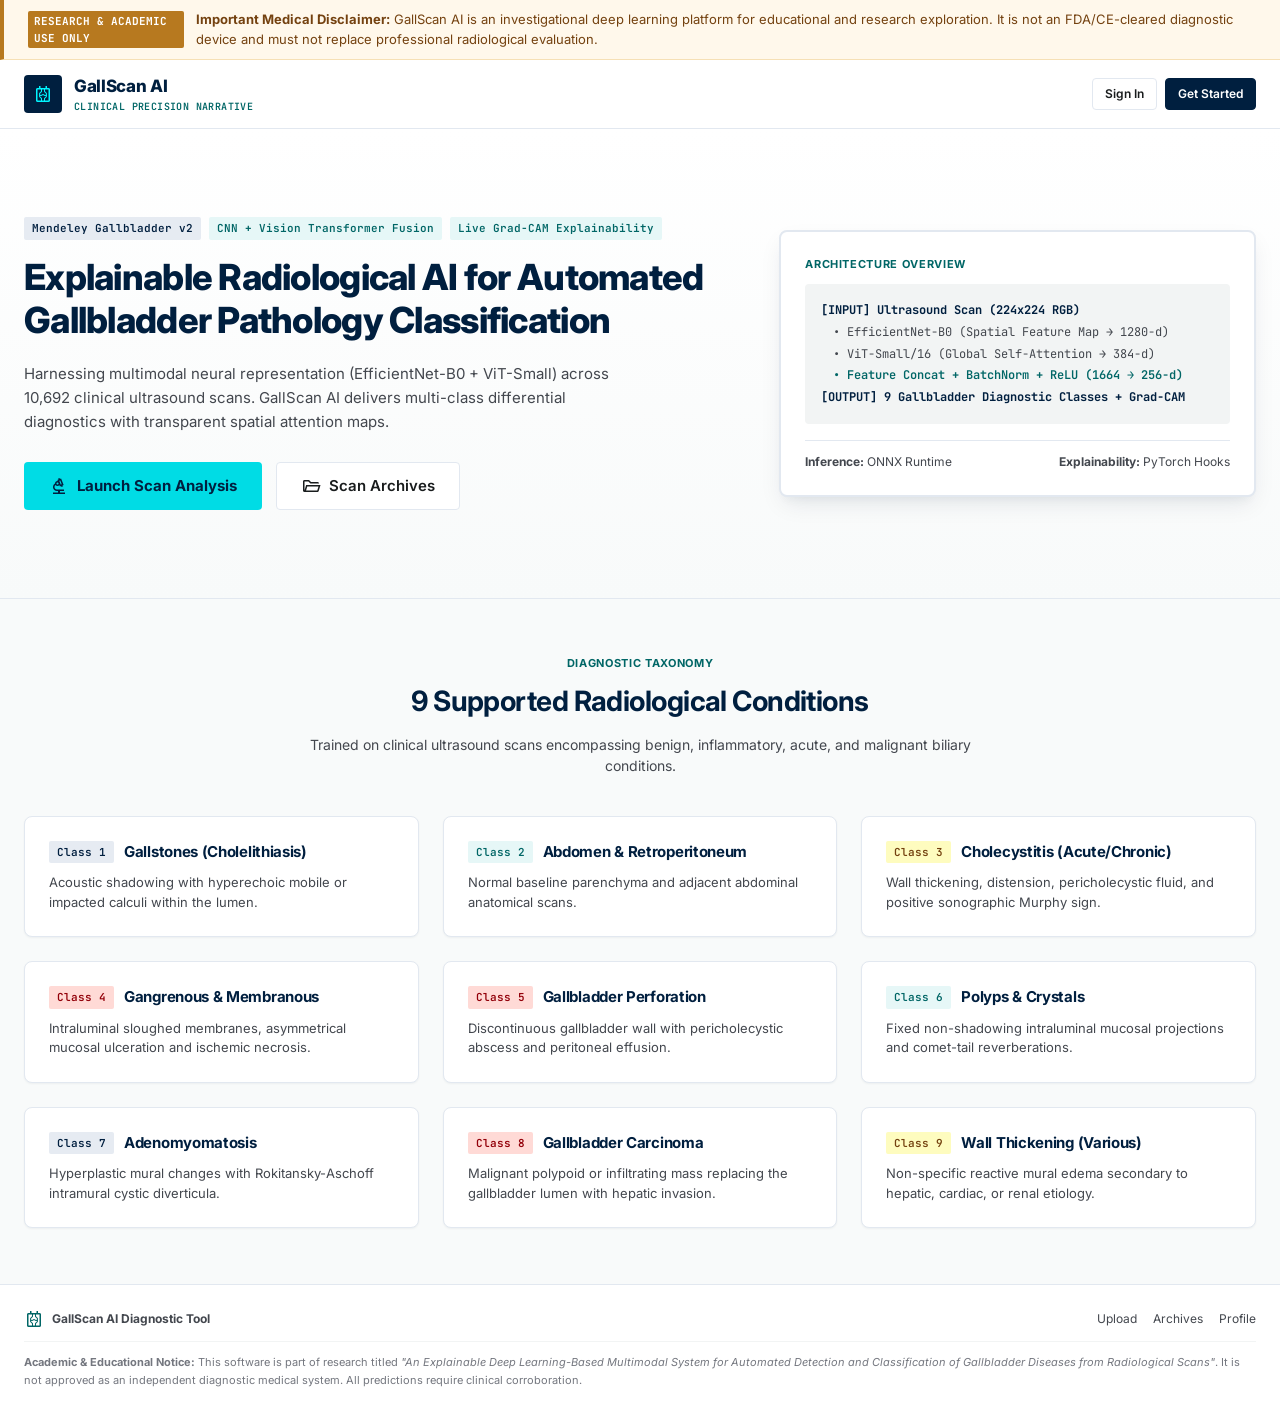
<file: frontend/index.html>
<!DOCTYPE html>
<html lang="en">
<head>
  <meta charset="UTF-8">
  <meta name="viewport" content="width=device-width, initial-scale=1.0">
  <title>GallScan AI — Explainable Deep Learning for Gallbladder Ultrasound</title>
  <link rel="preconnect" href="https://fonts.googleapis.com">
  <link rel="preconnect" href="https://fonts.gstatic.com" crossorigin>
  <link rel="stylesheet" href="css/style.css">
</head>
<body>

  <!-- Injected Shared Clinical Disclaimer -->
  <div id="disclaimer-root"></div>

  <!-- Injected Shared Header Navigation & Mobile Drawer -->
  <div id="navbar-root"></div>

  <!-- Hero Section -->
  <main class="main-content">
    <section style="background: linear-gradient(180deg, #ffffff 0%, #f8fafa 100%); border-bottom: 1px solid var(--border-light); padding: 56px 0;">
      <div class="container" style="display: grid; grid-template-columns: 1.2fr 0.8fr; gap: 40px; align-items: center;">
        <div>
          <div style="display: flex; gap: 8px; margin-bottom: 16px; flex-wrap: wrap;">
            <span class="badge badge-navy">Mendeley Gallbladder v2</span>
            <span class="badge badge-teal">CNN + Vision Transformer Fusion</span>
            <span class="badge badge-teal">Live Grad-CAM Explainability</span>
          </div>

          <h1 style="font-size: 36px; line-height: 1.2; margin-bottom: 20px; font-weight: 800; color: var(--primary-navy);">
            Explainable Radiological AI for Automated Gallbladder Pathology Classification
          </h1>

          <p style="font-size: 15px; color: var(--text-muted); line-height: 1.6; margin-bottom: 28px; max-width: 600px;">
            Harnessing multimodal neural representation (EfficientNet-B0 + ViT-Small) across 10,692 clinical ultrasound scans. GallScan AI delivers multi-class differential diagnostics with transparent spatial attention maps.
          </p>

          <div style="display: flex; gap: 14px; align-items: center; flex-wrap: wrap;">
            <a href="upload.html" class="btn btn-accent btn-lg">
              <span class="material-symbols-outlined">biotech</span> Launch Scan Analysis
            </a>
            <a href="history.html" class="btn btn-outline btn-lg">
              <span class="material-symbols-outlined">folder_open</span> Scan Archives
            </a>
          </div>
        </div>

        <div>
          <div class="card" style="padding: 24px; border: 2px solid var(--border-light); box-shadow: var(--shadow-lg);">
            <div class="label-caps" style="margin-bottom: 12px; color: var(--secondary-teal);">Architecture Overview</div>
            <div style="background: var(--surface-low); padding: 16px; border-radius: var(--radius-sm); margin-bottom: 16px; font-family: var(--font-mono); font-size: 12px; line-height: 1.8;">
              <div style="color: var(--primary-navy); font-weight: 700;">[INPUT] Ultrasound Scan (224x224 RGB)</div>
              <div style="margin-left: 12px; color: var(--text-muted);">&bull; EfficientNet-B0 (Spatial Feature Map &rarr; 1280-d)</div>
              <div style="margin-left: 12px; color: var(--text-muted);">&bull; ViT-Small/16 (Global Self-Attention &rarr; 384-d)</div>
              <div style="margin-left: 12px; color: var(--secondary-teal); font-weight: 600;">&bull; Feature Concat + BatchNorm + ReLU (1664 &rarr; 256-d)</div>
              <div style="color: var(--primary-navy); font-weight: 700;">[OUTPUT] 9 Gallbladder Diagnostic Classes + Grad-CAM</div>
            </div>

            <div style="display: flex; justify-content: space-between; font-size: 12px; color: var(--text-muted); padding-top: 12px; border-top: 1px solid var(--border-light);">
              <span><strong>Inference:</strong> ONNX Runtime</span>
              <span><strong>Explainability:</strong> PyTorch Hooks</span>
            </div>
          </div>
        </div>
      </div>
    </section>

    <!-- 9 Pathology Classes Section -->
    <section class="container" style="padding: 56px 24px;">
      <div style="text-align: center; max-width: 720px; margin: 0 auto 40px auto;">
        <div class="label-caps" style="color: var(--secondary-teal); margin-bottom: 8px;">Diagnostic Taxonomy</div>
        <h2 style="font-size: 28px; margin-bottom: 12px;">9 Supported Radiological Conditions</h2>
        <p style="font-size: 14px; color: var(--text-muted);">
          Trained on clinical ultrasound scans encompassing benign, inflammatory, acute, and malignant biliary conditions.
        </p>
      </div>

      <div class="grid-3">
        <div class="card">
          <div style="display: flex; align-items: center; gap: 10px; margin-bottom: 10px;">
            <span class="badge badge-navy">Class 1</span>
            <h4 style="font-size: 15px;">Gallstones (Cholelithiasis)</h4>
          </div>
          <p style="font-size: 13px; color: var(--text-muted);">Acoustic shadowing with hyperechoic mobile or impacted calculi within the lumen.</p>
        </div>

        <div class="card">
          <div style="display: flex; align-items: center; gap: 10px; margin-bottom: 10px;">
            <span class="badge badge-teal">Class 2</span>
            <h4 style="font-size: 15px;">Abdomen & Retroperitoneum</h4>
          </div>
          <p style="font-size: 13px; color: var(--text-muted);">Normal baseline parenchyma and adjacent abdominal anatomical scans.</p>
        </div>

        <div class="card">
          <div style="display: flex; align-items: center; gap: 10px; margin-bottom: 10px;">
            <span class="badge badge-warning">Class 3</span>
            <h4 style="font-size: 15px;">Cholecystitis (Acute/Chronic)</h4>
          </div>
          <p style="font-size: 13px; color: var(--text-muted);">Wall thickening, distension, pericholecystic fluid, and positive sonographic Murphy sign.</p>
        </div>

        <div class="card">
          <div style="display: flex; align-items: center; gap: 10px; margin-bottom: 10px;">
            <span class="badge badge-danger">Class 4</span>
            <h4 style="font-size: 15px;">Gangrenous & Membranous</h4>
          </div>
          <p style="font-size: 13px; color: var(--text-muted);">Intraluminal sloughed membranes, asymmetrical mucosal ulceration and ischemic necrosis.</p>
        </div>

        <div class="card">
          <div style="display: flex; align-items: center; gap: 10px; margin-bottom: 10px;">
            <span class="badge badge-danger">Class 5</span>
            <h4 style="font-size: 15px;">Gallbladder Perforation</h4>
          </div>
          <p style="font-size: 13px; color: var(--text-muted);">Discontinuous gallbladder wall with pericholecystic abscess and peritoneal effusion.</p>
        </div>

        <div class="card">
          <div style="display: flex; align-items: center; gap: 10px; margin-bottom: 10px;">
            <span class="badge badge-teal">Class 6</span>
            <h4 style="font-size: 15px;">Polyps & Crystals</h4>
          </div>
          <p style="font-size: 13px; color: var(--text-muted);">Fixed non-shadowing intraluminal mucosal projections and comet-tail reverberations.</p>
        </div>

        <div class="card">
          <div style="display: flex; align-items: center; gap: 10px; margin-bottom: 10px;">
            <span class="badge badge-navy">Class 7</span>
            <h4 style="font-size: 15px;">Adenomyomatosis</h4>
          </div>
          <p style="font-size: 13px; color: var(--text-muted);">Hyperplastic mural changes with Rokitansky-Aschoff intramural cystic diverticula.</p>
        </div>

        <div class="card">
          <div style="display: flex; align-items: center; gap: 10px; margin-bottom: 10px;">
            <span class="badge badge-danger">Class 8</span>
            <h4 style="font-size: 15px;">Gallbladder Carcinoma</h4>
          </div>
          <p style="font-size: 13px; color: var(--text-muted);">Malignant polypoid or infiltrating mass replacing the gallbladder lumen with hepatic invasion.</p>
        </div>

        <div class="card">
          <div style="display: flex; align-items: center; gap: 10px; margin-bottom: 10px;">
            <span class="badge badge-warning">Class 9</span>
            <h4 style="font-size: 15px;">Wall Thickening (Various)</h4>
          </div>
          <p style="font-size: 13px; color: var(--text-muted);">Non-specific reactive mural edema secondary to hepatic, cardiac, or renal etiology.</p>
        </div>
      </div>
    </section>
  </main>

  <!-- Footer -->
  <footer class="app-footer">
    <div class="footer-inner">
      <div class="footer-top">
        <div style="display: flex; align-items: center; gap: 8px;">
          <span class="material-symbols-outlined" style="color: var(--secondary-teal);">radiology</span>
          <strong>GallScan AI Diagnostic Tool</strong>
        </div>
        <div style="display: flex; gap: 16px; font-size: 12px;">
          <a href="upload.html" style="color: var(--text-muted); text-decoration: none;">Upload</a>
          <a href="history.html" style="color: var(--text-muted); text-decoration: none;">Archives</a>
          <a href="profile.html" style="color: var(--text-muted); text-decoration: none;">Profile</a>
        </div>
      </div>
      <div class="footer-disclaimer">
        <strong>Academic & Educational Notice:</strong> This software is part of research titled <em>"An Explainable Deep Learning-Based Multimodal System for Automated Detection and Classification of Gallbladder Diseases from Radiological Scans"</em>. It is not approved as an independent diagnostic medical system. All predictions require clinical corroboration.
      </div>
    </div>
  </footer>

  <script src="components/navbar.js"></script>
  <script src="js/api.js"></script>
  <script src="js/auth.js"></script>
  <script src="js/notifications.js"></script>
</body>
</html>
</file>
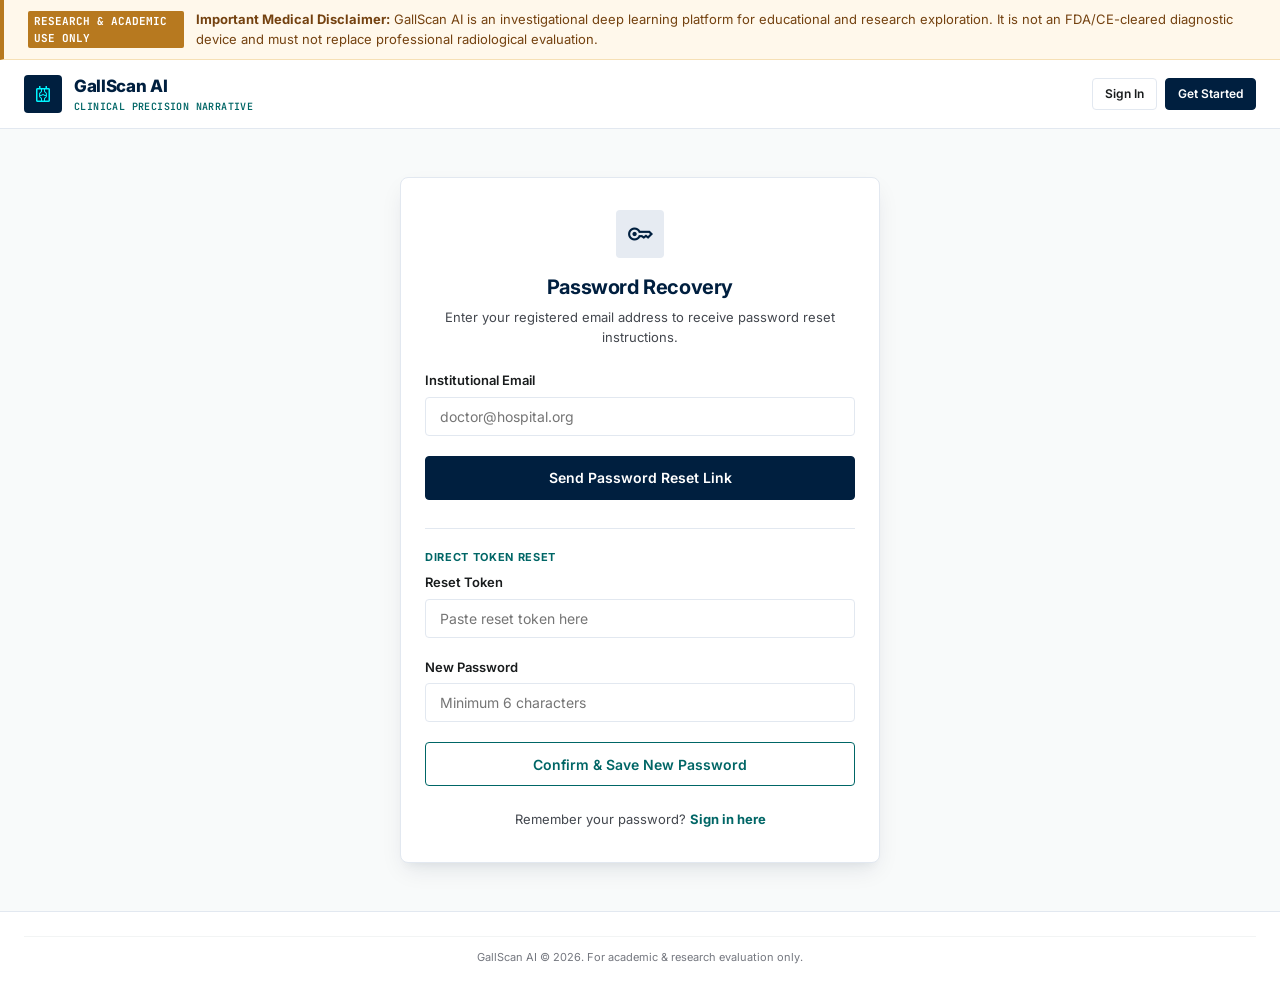
<file: frontend/forgot-password.html>
<!DOCTYPE html>
<html lang="en">
<head>
  <meta charset="UTF-8">
  <meta name="viewport" content="width=device-width, initial-scale=1.0">
  <title>Reset Password — GallScan AI</title>
  <link rel="preconnect" href="https://fonts.googleapis.com">
  <link rel="preconnect" href="https://fonts.gstatic.com" crossorigin>
  <link rel="stylesheet" href="css/style.css">
</head>
<body>

  <!-- Injected Shared Clinical Disclaimer -->
  <div id="disclaimer-root"></div>

  <!-- Injected Shared Header Navigation & Mobile Drawer -->
  <div id="navbar-root"></div>

  <main class="main-content" style="display: flex; align-items: center; justify-content: center; padding: 48px 16px;">
    <div class="card" style="width: 100%; max-width: 480px; padding: 32px 24px; box-shadow: var(--shadow-lg);">
      
      <!-- Step 1: Request reset link -->
      <div id="requestResetSection">
        <div style="text-align: center; margin-bottom: 24px;">
          <div style="width: 48px; height: 48px; background: #e6ebf2; color: var(--primary-navy); border-radius: var(--radius-sm); display: flex; align-items: center; justify-content: center; margin: 0 auto 14px auto;">
            <span class="material-symbols-outlined" style="font-size: 26px;">key</span>
          </div>
          <h2 style="font-size: 20px; margin-bottom: 6px;">Password Recovery</h2>
          <p style="font-size: 13px; color: var(--text-muted);">Enter your registered email address to receive password reset instructions.</p>
        </div>

        <div id="forgotAlert" class="alert alert-error" style="display: none;"></div>
        <div id="forgotSuccess" class="alert alert-success" style="display: none;"></div>

        <form id="forgotPasswordForm">
          <div class="form-group">
            <label class="form-label" for="forgotEmail">Institutional Email</label>
            <input type="email" id="forgotEmail" class="form-control" placeholder="doctor@hospital.org" required>
          </div>

          <button type="submit" class="btn btn-primary" style="width: 100%; min-height: 44px;">
            Send Password Reset Link
          </button>
        </form>
      </div>

      <!-- Step 2: Enter token & new password -->
      <div id="confirmResetSection" style="margin-top: 28px; border-top: 1px solid var(--border-light); padding-top: 20px;">
        <div class="label-caps" style="color: var(--secondary-teal); margin-bottom: 8px;">Direct Token Reset</div>
        <div id="resetAlert" class="alert alert-error" style="display: none;"></div>
        <div id="resetSuccess" class="alert alert-success" style="display: none;"></div>

        <form id="resetPasswordForm">
          <div class="form-group">
            <label class="form-label" for="resetToken">Reset Token</label>
            <input type="text" id="resetToken" class="form-control mono-text" placeholder="Paste reset token here" required>
          </div>

          <div class="form-group">
            <label class="form-label" for="newPassword">New Password</label>
            <input type="password" id="newPassword" class="form-control" placeholder="Minimum 6 characters" minlength="6" required>
          </div>

          <button type="submit" class="btn btn-secondary" style="width: 100%; min-height: 44px;">
            Confirm & Save New Password
          </button>
        </form>
      </div>

      <div style="margin-top: 24px; text-align: center; font-size: 13px; color: var(--text-muted);">
        Remember your password? <a href="login.html" style="color: var(--secondary-teal); font-weight: 700; text-decoration: none;">Sign in here</a>
      </div>
    </div>
  </main>

  <footer class="app-footer">
    <div class="footer-inner">
      <div class="footer-disclaimer" style="text-align: center;">
        GallScan AI &copy; 2026. For academic & research evaluation only.
      </div>
    </div>
  </footer>

  <script src="components/navbar.js"></script>
  <script src="js/api.js"></script>
  <script src="js/auth.js"></script>
</body>
</html>
</file>
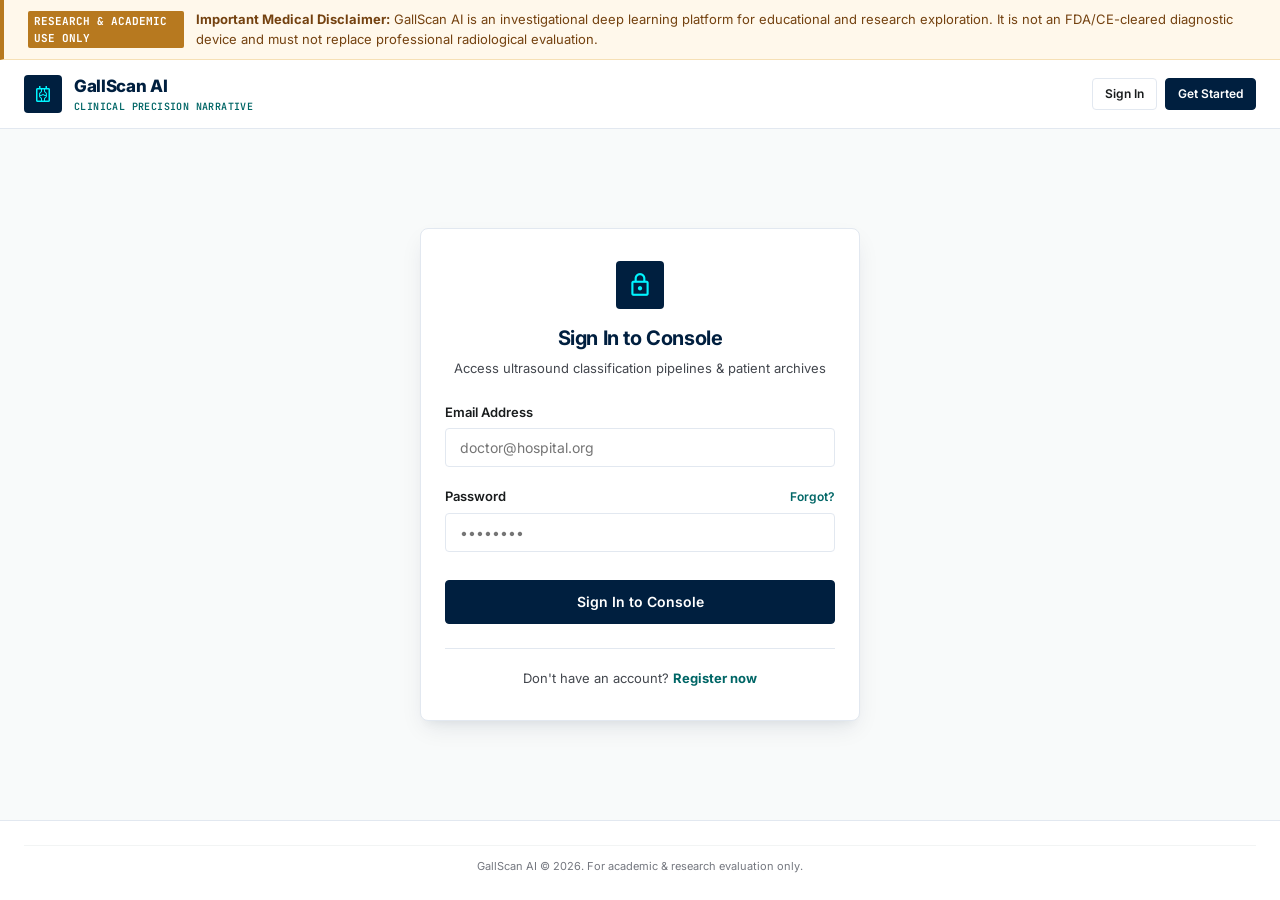
<file: frontend/history.html>
<!DOCTYPE html>
<html lang="en">
<head>
  <meta charset="UTF-8">
  <meta name="viewport" content="width=device-width, initial-scale=1.0">
  <title>Scan History Archives — GallScan AI Diagnostic Tool</title>
  <link rel="preconnect" href="https://fonts.googleapis.com">
  <link rel="preconnect" href="https://fonts.gstatic.com" crossorigin>
  <link rel="stylesheet" href="css/style.css">
</head>
<body>

  <!-- Injected Shared Clinical Disclaimer -->
  <div id="disclaimer-root"></div>

  <!-- Injected Shared Header Navigation & Mobile Drawer -->
  <div id="navbar-root"></div>

  <main class="main-content">
    <div class="container">
      <div style="display: flex; justify-content: space-between; align-items: center; margin-bottom: 24px; flex-wrap: wrap; gap: 16px;">
        <div>
          <div class="label-caps" style="color: var(--secondary-teal); margin-bottom: 6px;">Patient Archives</div>
          <h1 style="font-size: 24px; color: var(--primary-navy);">Scan History & Diagnostic Logs</h1>
          <p style="font-size: 14px; color: var(--text-muted);">Review past ultrasound classifications, model confidences, and Grad-CAM spatial overlays.</p>
        </div>

        <div>
          <a href="upload.html" class="btn btn-primary btn-sm">
            <span class="material-symbols-outlined">add</span> Analyze New Scan
          </a>
        </div>
      </div>

      <!-- Filter Controls Bar -->
      <div class="card" style="padding: 16px; margin-bottom: 20px;">
        <div style="display: flex; gap: 14px; align-items: center; flex-wrap: wrap;">
          <div style="flex: 1; min-width: 240px; position: relative;">
            <span class="material-symbols-outlined" style="position: absolute; left: 12px; top: 11px; color: var(--text-light);">search</span>
            <input type="text" id="historySearchInput" class="form-control" placeholder="Search by scan filename or condition..." style="padding-left: 40px;">
          </div>

          <div style="min-width: 200px; flex: 1;">
            <select id="historyClassFilter" class="form-control">
              <option value="">All Pathology Classes (9)</option>
              <option value="1Gallstones">1Gallstones</option>
              <option value="2Abdomen and retroperitoneum">2Abdomen and retroperitoneum</option>
              <option value="3cholecystitis">3cholecystitis</option>
              <option value="4Membranous and gangrenous cholecystitis">4Membranous & gangrenous</option>
              <option value="5Perforation">5Perforation</option>
              <option value="6Polyps and cholesterol crystals">6Polyps & crystals</option>
              <option value="7Adenomyomatosis">7Adenomyomatosis</option>
              <option value="8Carcinoma">8Carcinoma</option>
              <option value="9Various causes of gallbladder wall thickening">9Wall thickening</option>
            </select>
          </div>

          <div style="display: flex; align-items: center; gap: 8px;">
            <span class="badge badge-navy" id="historyTotalCount">0 Scans</span>
          </div>
        </div>
      </div>

      <!-- History Table Container -->
      <div id="historyTableContainer" class="data-table-container">
        <table class="data-table">
          <thead>
            <tr>
              <th>Image</th>
              <th>Scan Identification</th>
              <th>Primary AI Diagnosis</th>
              <th>Confidence</th>
              <th>Date Analyzed</th>
              <th style="text-align: right;">Actions</th>
            </tr>
          </thead>
          <tbody id="historyTableBody"></tbody>
        </table>
      </div>

      <!-- Pagination Bar -->
      <div style="display: flex; justify-content: space-between; align-items: center; margin-top: 20px; padding: 0 4px;">
        <span id="historyPageNum" class="mono-text" style="font-size: 13px; color: var(--text-muted);">Page 1</span>
        <div style="display: flex; gap: 8px;">
          <button id="prevPageBtn" class="btn btn-outline btn-sm" disabled>
            <span class="material-symbols-outlined">chevron_left</span> Previous
          </button>
          <button id="nextPageBtn" class="btn btn-outline btn-sm" disabled>
            Next <span class="material-symbols-outlined">chevron_right</span>
          </button>
        </div>
      </div>

      <!-- Empty State -->
      <div id="historyEmptyState" class="card" style="display: none; text-align: center; padding: 60px 24px; margin-top: 20px;">
        <div style="width: 56px; height: 56px; background: var(--surface-low); color: var(--text-light); border-radius: 50%; display: flex; align-items: center; justify-content: center; margin: 0 auto 16px auto;">
          <span class="material-symbols-outlined" style="font-size: 32px;">folder_open</span>
        </div>
        <h3 style="font-size: 18px; margin-bottom: 8px; color: var(--primary-navy);">No Archived Scans Found</h3>
        <p style="font-size: 13px; color: var(--text-muted); margin-bottom: 20px; max-width: 440px; margin-left: auto; margin-right: auto;">
          You have not analyzed any ultrasound scans under this filter criteria.
        </p>
        <a href="upload.html" class="btn btn-primary">
          <span class="material-symbols-outlined">upload_file</span> Upload First Scan
        </a>
      </div>

    </div>
  </main>

  <footer class="app-footer">
    <div class="footer-inner">
      <div class="footer-disclaimer" style="text-align: center;">
        GallScan AI &copy; 2026. For academic & research evaluation only.
      </div>
    </div>
  </footer>

  <script src="components/navbar.js"></script>
  <script src="js/api.js"></script>
  <script src="js/auth.js"></script>
  <script src="js/notifications.js"></script>
  <script src="js/history.js"></script>
</body>
</html>
</file>
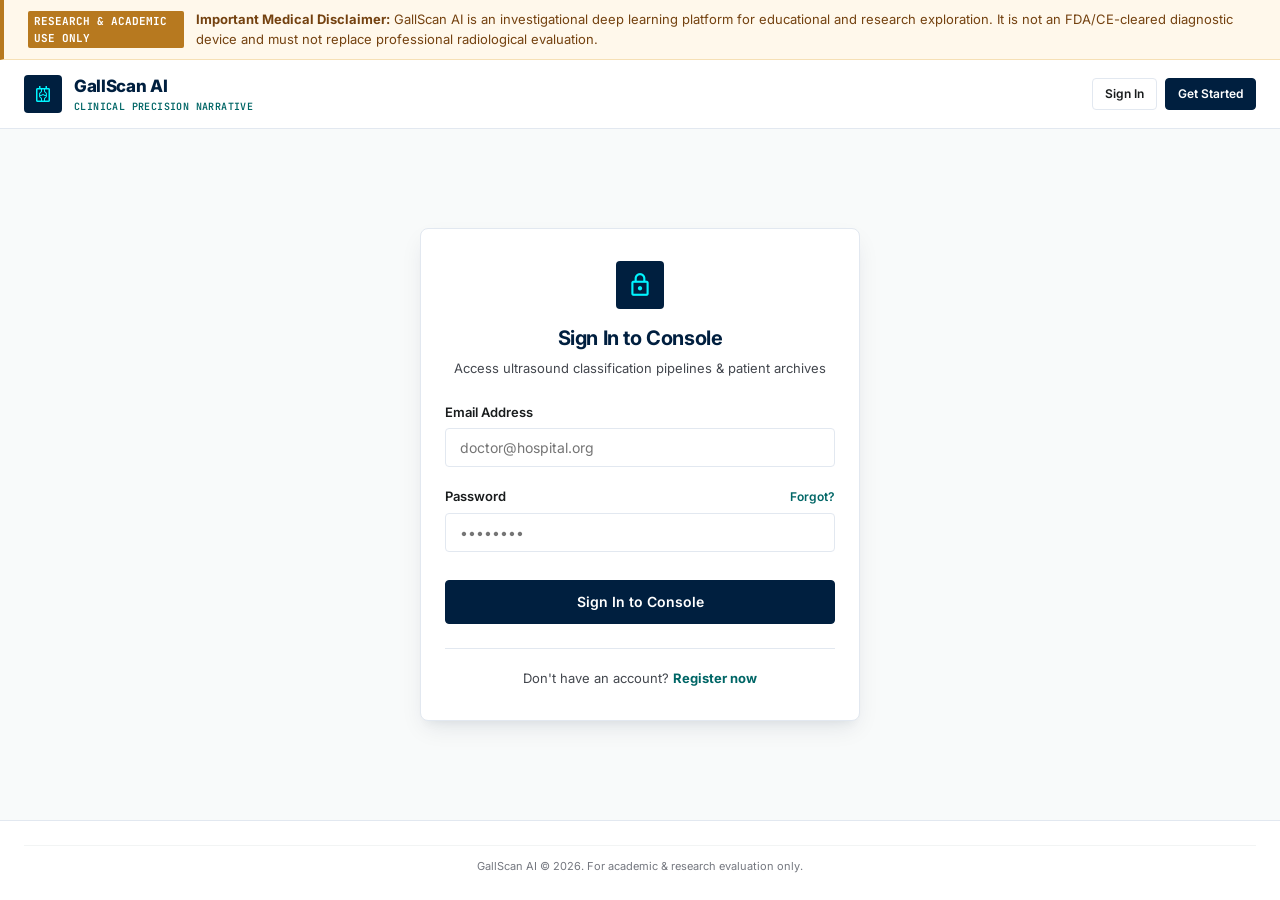
<file: frontend/login.html>
<!DOCTYPE html>
<html lang="en">
<head>
  <meta charset="UTF-8">
  <meta name="viewport" content="width=device-width, initial-scale=1.0">
  <title>Sign In — GallScan AI Diagnostic Tool</title>
  <link rel="preconnect" href="https://fonts.googleapis.com">
  <link rel="preconnect" href="https://fonts.gstatic.com" crossorigin>
  <link rel="stylesheet" href="css/style.css">
</head>
<body>

  <!-- Injected Shared Clinical Disclaimer -->
  <div id="disclaimer-root"></div>

  <!-- Injected Shared Header Navigation & Mobile Drawer -->
  <div id="navbar-root"></div>

  <main class="main-content" style="display: flex; align-items: center; justify-content: center; padding: 48px 16px;">
    <div class="card" style="width: 100%; max-width: 440px; padding: 32px 24px; box-shadow: var(--shadow-lg);">
      <div style="text-align: center; margin-bottom: 24px;">
        <div style="width: 48px; height: 48px; background: var(--primary-navy); color: var(--accent-cyan-vibrant); border-radius: var(--radius-sm); display: flex; align-items: center; justify-content: center; margin: 0 auto 14px auto;">
          <span class="material-symbols-outlined" style="font-size: 26px;">lock</span>
        </div>
        <h2 style="font-size: 20px; margin-bottom: 6px;">Sign In to Console</h2>
        <p style="font-size: 13px; color: var(--text-muted);">Access ultrasound classification pipelines & patient archives</p>
      </div>

      <div id="loginAlert" class="alert alert-error" style="display: none;"></div>

      <form id="loginForm">
        <div class="form-group">
          <label class="form-label" for="loginEmail">Email Address</label>
          <input type="email" id="loginEmail" class="form-control" placeholder="doctor@hospital.org" required>
        </div>

        <div class="form-group">
          <div style="display: flex; justify-content: space-between; align-items: center; margin-bottom: 6px;">
            <label class="form-label" for="loginPassword" style="margin-bottom: 0;">Password</label>
            <a href="forgot-password.html" style="font-size: 12px; color: var(--secondary-teal); text-decoration: none; font-weight: 600;">Forgot?</a>
          </div>
          <input type="password" id="loginPassword" class="form-control" placeholder="••••••••" required>
        </div>

        <button type="submit" class="btn btn-primary" style="width: 100%; margin-top: 8px; min-height: 44px;">
          Sign In to Console
        </button>
      </form>

      <div style="margin-top: 24px; text-align: center; font-size: 13px; color: var(--text-muted); border-top: 1px solid var(--border-light); padding-top: 20px;">
        Don't have an account? <a href="signup.html" style="color: var(--secondary-teal); font-weight: 700; text-decoration: none;">Register now</a>
      </div>
    </div>
  </main>

  <footer class="app-footer">
    <div class="footer-inner">
      <div class="footer-disclaimer" style="text-align: center;">
        GallScan AI &copy; 2026. For academic & research evaluation only.
      </div>
    </div>
  </footer>

  <script src="components/navbar.js"></script>
  <script src="js/api.js"></script>
  <script src="js/auth.js"></script>
</body>
</html>
</file>
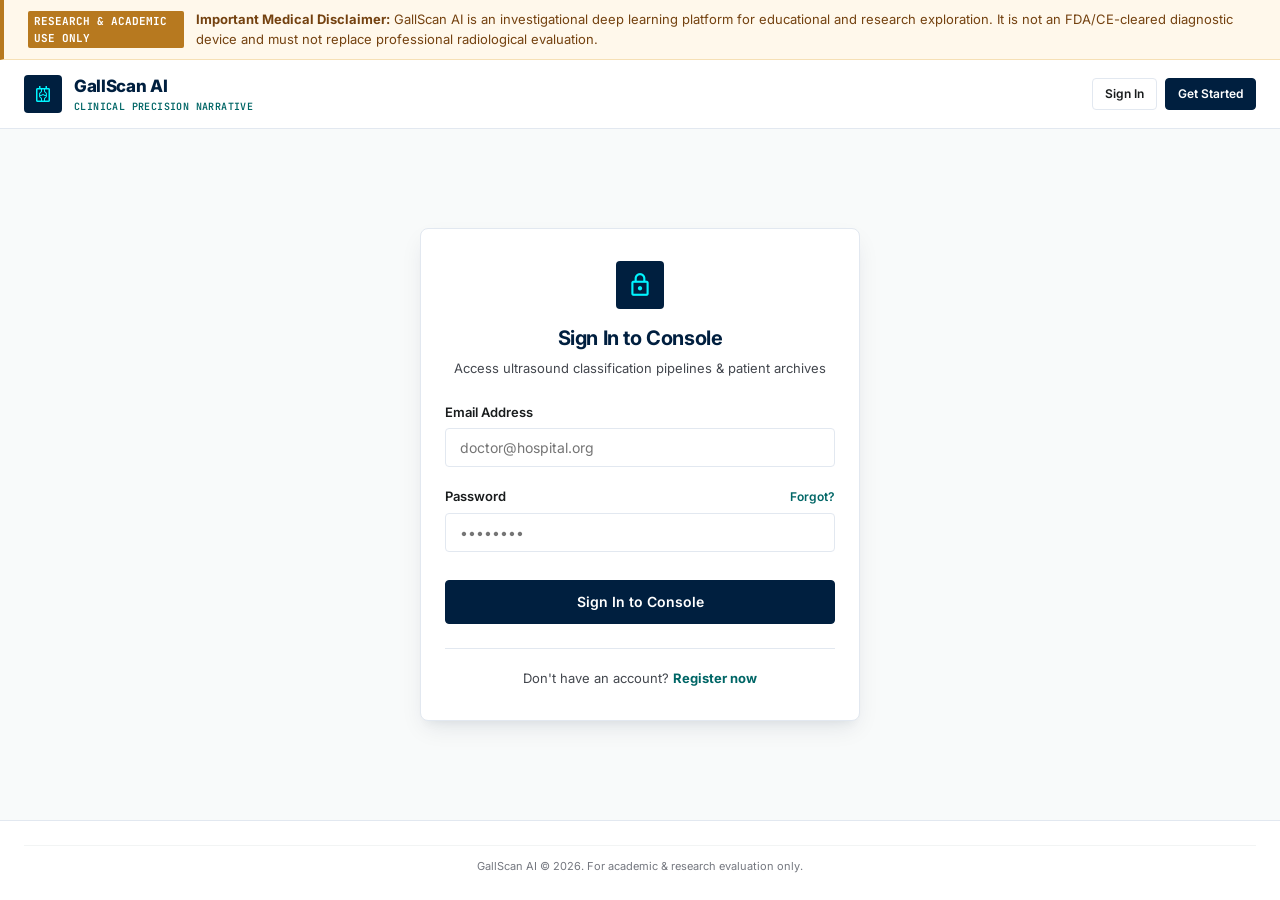
<file: frontend/notifications.html>
<!DOCTYPE html>
<html lang="en">
<head>
  <meta charset="UTF-8">
  <meta name="viewport" content="width=device-width, initial-scale=1.0">
  <title>Notification Center — GallScan AI Diagnostic Tool</title>
  <link rel="preconnect" href="https://fonts.googleapis.com">
  <link rel="preconnect" href="https://fonts.gstatic.com" crossorigin>
  <link rel="stylesheet" href="css/style.css">
</head>
<body>

  <!-- Injected Shared Clinical Disclaimer -->
  <div id="disclaimer-root"></div>

  <!-- Injected Shared Header Navigation & Mobile Drawer -->
  <div id="navbar-root"></div>

  <main class="main-content">
    <div class="container" style="max-width: 860px;">
      <div style="display: flex; justify-content: space-between; align-items: center; margin-bottom: 24px; flex-wrap: wrap; gap: 16px;">
        <div>
          <div class="label-caps" style="color: var(--secondary-teal); margin-bottom: 6px;">System Stream</div>
          <h1 style="font-size: 24px; color: var(--primary-navy);">Notification Center</h1>
          <p style="font-size: 14px; color: var(--text-muted);">Real-time alerts for completed scan analyses, Grad-CAM generation, and security notices.</p>
        </div>

        <div style="display: flex; align-items: center; gap: 10px;">
          <span id="notifUnreadBadgeCount" class="badge badge-navy">0 Unread</span>
          <button id="markAllReadBtn" class="btn btn-outline btn-sm">
            <span class="material-symbols-outlined">done_all</span> Mark All Read
          </button>
        </div>
      </div>

      <!-- Notifications List Container -->
      <div id="notificationCenterList"></div>

      <!-- Empty State -->
      <div id="notifEmptyState" class="card" style="display: none; text-align: center; padding: 60px 24px;">
        <div style="width: 56px; height: 56px; background: var(--surface-low); color: var(--text-light); border-radius: 50%; display: flex; align-items: center; justify-content: center; margin: 0 auto 16px auto;">
          <span class="material-symbols-outlined" style="font-size: 32px;">notifications_none</span>
        </div>
        <h3 style="font-size: 18px; margin-bottom: 8px; color: var(--primary-navy);">All Caught Up</h3>
        <p style="font-size: 13px; color: var(--text-muted); margin-bottom: 20px;">You have no new alerts or notifications at this time.</p>
        <a href="upload.html" class="btn btn-primary btn-sm">
          <span class="material-symbols-outlined">upload_file</span> Analyze a Scan
        </a>
      </div>

    </div>
  </main>

  <footer class="app-footer">
    <div class="footer-inner">
      <div class="footer-disclaimer" style="text-align: center;">
        GallScan AI &copy; 2026. For academic & research evaluation only.
      </div>
    </div>
  </footer>

  <script src="components/navbar.js"></script>
  <script src="js/api.js"></script>
  <script src="js/auth.js"></script>
  <script src="js/notifications.js"></script>
</body>
</html>
</file>
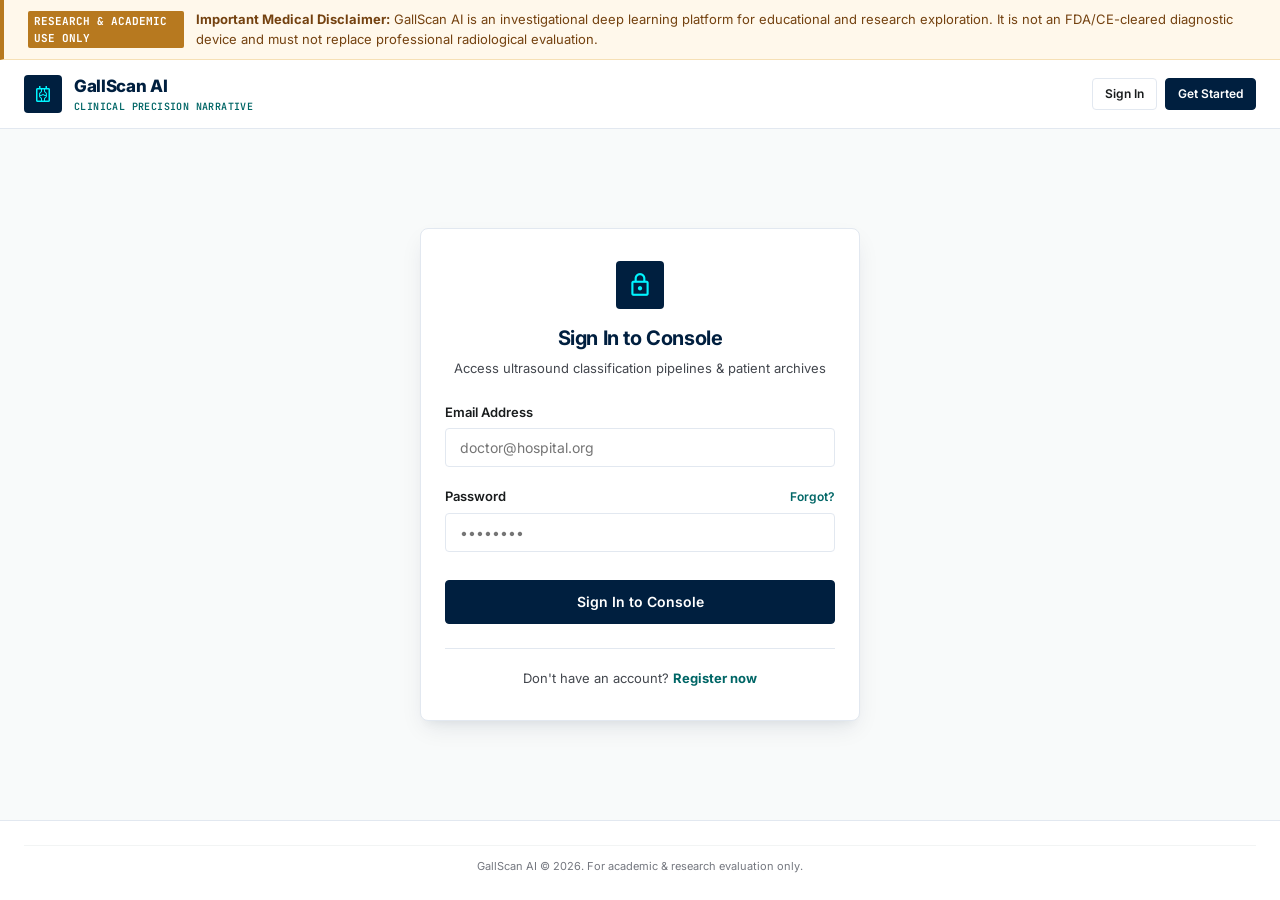
<file: frontend/profile.html>
<!DOCTYPE html>
<html lang="en">
<head>
  <meta charset="UTF-8">
  <meta name="viewport" content="width=device-width, initial-scale=1.0">
  <title>User Profile & Settings — GallScan AI Diagnostic Tool</title>
  <link rel="preconnect" href="https://fonts.googleapis.com">
  <link rel="preconnect" href="https://fonts.gstatic.com" crossorigin>
  <link rel="stylesheet" href="css/style.css">
</head>
<body>

  <!-- Injected Shared Clinical Disclaimer -->
  <div id="disclaimer-root"></div>

  <!-- Injected Shared Header Navigation & Mobile Drawer -->
  <div id="navbar-root"></div>

  <main class="main-content">
    <div class="container" style="max-width: 1000px;">
      <div style="margin-bottom: 24px;">
        <div class="label-caps" style="color: var(--secondary-teal); margin-bottom: 6px;">Clinician Account</div>
        <h1 style="font-size: 24px; color: var(--primary-navy);">Profile & Security Settings</h1>
        <p style="font-size: 14px; color: var(--text-muted);">Manage your clinical identity, credentials, and scan activity telemetry.</p>
      </div>

      <div class="grid-2" style="grid-template-columns: 0.8fr 1.2fr; gap: 28px; align-items: start;">
        
        <!-- Summary Stats Card -->
        <div style="display: flex; flex-direction: column; gap: 20px;">
          <div class="card" style="text-align: center; padding: 28px 20px;">
            <div style="width: 64px; height: 64px; background: var(--primary-navy); color: var(--accent-cyan-vibrant); border-radius: var(--radius-sm); display: flex; align-items: center; justify-content: center; margin: 0 auto 14px auto; font-size: 26px; font-weight: 800;">
              <span class="material-symbols-outlined" style="font-size: 32px;">account_circle</span>
            </div>
            <h3 id="profileNameDisplay" style="font-size: 17px; margin-bottom: 4px; color: var(--primary-navy);">--</h3>
            <p id="profileEmailDisplay" class="mono-text" style="font-size: 12px; color: var(--text-muted); margin-bottom: 12px;">--</p>
            <span id="profileRoleBadge" class="badge badge-teal">CLINICIAN</span>

            <div style="display: grid; grid-template-columns: 1fr 1fr; gap: 12px; margin-top: 20px; padding-top: 16px; border-top: 1px solid var(--border-light);">
              <div style="background: var(--surface-low); padding: 12px; border-radius: var(--radius-sm);">
                <div class="label-caps" style="font-size: 10px;">Total Scans</div>
                <div id="profileTotalScans" class="mono-text" style="font-size: 18px; font-weight: 800; color: var(--primary-navy); margin-top: 4px;">0</div>
              </div>
              <div style="background: var(--surface-low); padding: 12px; border-radius: var(--radius-sm);">
                <div class="label-caps" style="font-size: 10px;">Latest Activity</div>
                <div id="profileLatestScanDate" class="mono-text" style="font-size: 11px; font-weight: 700; color: var(--secondary-teal); margin-top: 6px;">--</div>
              </div>
            </div>
          </div>

          <div class="card" style="background: var(--surface-low);">
            <div class="label-caps" style="color: var(--secondary-teal); margin-bottom: 8px;">Inference Node</div>
            <div style="font-size: 12px; color: var(--text-muted); line-height: 1.6;">
              <div><strong>Backend:</strong> FastAPI + ONNX Runtime</div>
              <div><strong>Fusion Weights:</strong> PyTorch Checkpoint Active</div>
              <div><strong>Dataset Standard:</strong> Mendeley v2 (Ultrasound)</div>
            </div>
          </div>
        </div>

        <!-- Edit Form & Security -->
        <div style="display: flex; flex-direction: column; gap: 24px;">
          
          <!-- Profile details -->
          <div class="card">
            <div class="card-header">
              <span class="card-title">
                <span class="material-symbols-outlined" style="color: var(--secondary-teal);">badge</span> Personal & Institutional Info
              </span>
            </div>

            <div id="profileAlert" class="alert alert-error" style="display: none;"></div>
            <div id="profileSuccess" class="alert alert-success" style="display: none;"></div>

            <form id="editProfileForm">
              <div class="form-group">
                <label class="form-label" for="editProfileName">Full Name</label>
                <input type="text" id="editProfileName" class="form-control" required>
              </div>

              <div class="form-group">
                <label class="form-label" for="editProfileEmail">Institutional Email</label>
                <input type="email" id="editProfileEmail" class="form-control" required>
              </div>

              <button type="submit" class="btn btn-primary btn-sm">Save Changes</button>
            </form>
          </div>

          <!-- Password change -->
          <div class="card">
            <div class="card-header">
              <span class="card-title">
                <span class="material-symbols-outlined" style="color: var(--secondary-teal);">lock_reset</span> Change Password
              </span>
            </div>

            <div id="passwordAlert" class="alert alert-error" style="display: none;"></div>
            <div id="passwordSuccess" class="alert alert-success" style="display: none;"></div>

            <form id="changePasswordForm">
              <div class="form-group">
                <label class="form-label" for="currentPassword">Current Password</label>
                <input type="password" id="currentPassword" class="form-control" required>
              </div>

              <div class="grid-2" style="gap: 16px; margin-bottom: 0;">
                <div class="form-group">
                  <label class="form-label" for="newPassword">New Password</label>
                  <input type="password" id="newPassword" class="form-control" minlength="6" required>
                </div>
                <div class="form-group">
                  <label class="form-label" for="confirmPassword">Confirm Password</label>
                  <input type="password" id="confirmPassword" class="form-control" minlength="6" required>
                </div>
              </div>

              <button type="submit" class="btn btn-secondary btn-sm">Update Password</button>
            </form>
          </div>

        </div>
      </div>
    </div>
  </main>

  <footer class="app-footer">
    <div class="footer-inner">
      <div class="footer-disclaimer" style="text-align: center;">
        GallScan AI &copy; 2026. For academic & research evaluation only.
      </div>
    </div>
  </footer>

  <script src="components/navbar.js"></script>
  <script src="js/api.js"></script>
  <script src="js/auth.js"></script>
  <script src="js/notifications.js"></script>
  <script src="js/profile.js"></script>
</body>
</html>
</file>
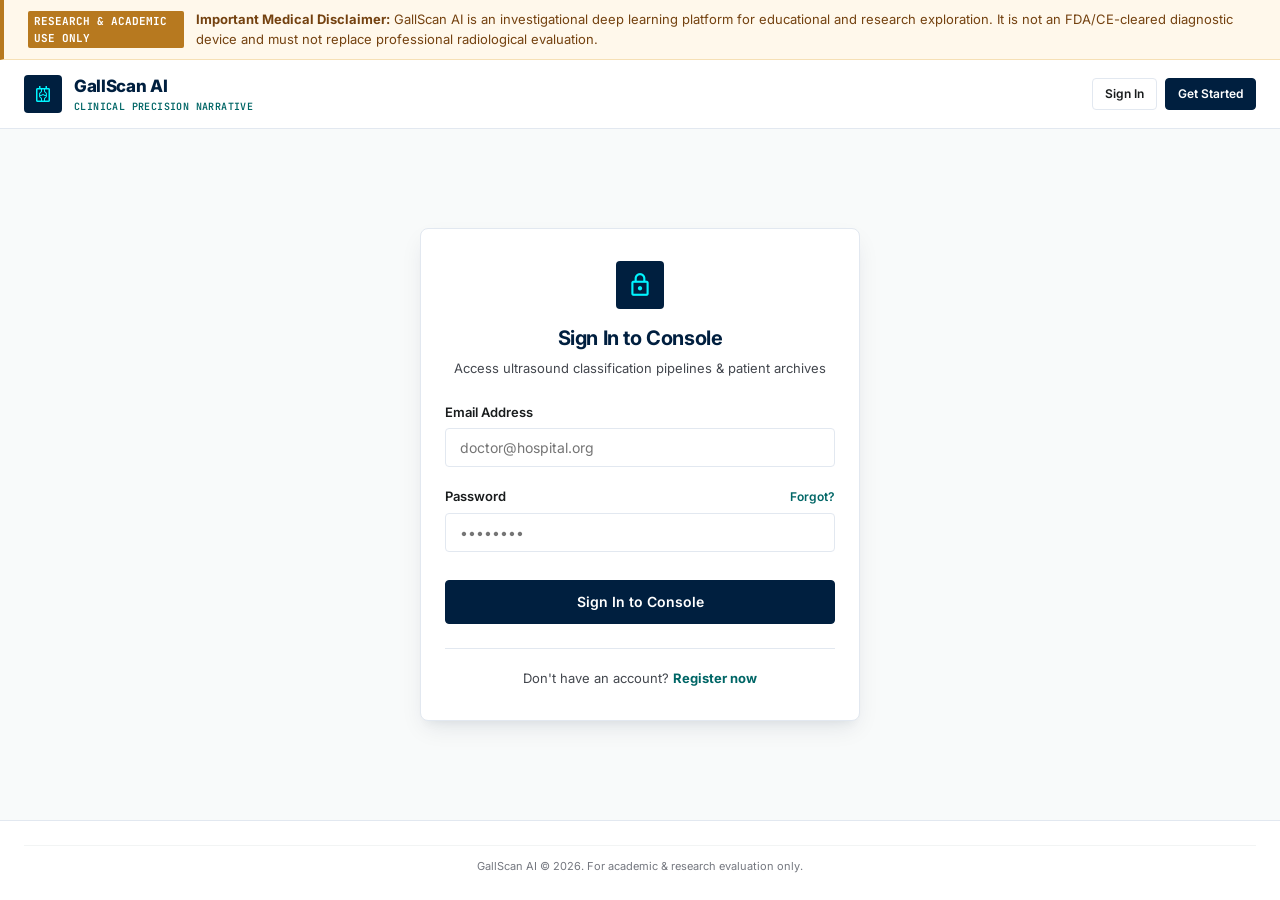
<file: frontend/result.html>
<!DOCTYPE html>
<html lang="en">
<head>
  <meta charset="UTF-8">
  <meta name="viewport" content="width=device-width, initial-scale=1.0">
  <title>Diagnostic Report & Explainability — GallScan AI</title>
  <link rel="preconnect" href="https://fonts.googleapis.com">
  <link rel="preconnect" href="https://fonts.gstatic.com" crossorigin>
  <link rel="stylesheet" href="css/style.css">
  <style>
    @media print {
      .app-header, .btn, .disclaimer-banner, .icon-btn, #modeSideBySide, #modeOverlay, .no-print, .mobile-drawer {
        display: none !important;
      }
      body {
        background: #ffffff !important;
      }
      .card {
        box-shadow: none !important;
        border: 1px solid #ccc !important;
      }
      .container {
        padding: 0 !important;
        max-width: 100% !important;
      }
    }
  </style>
</head>
<body>

  <!-- Injected Shared Clinical Disclaimer -->
  <div id="disclaimer-root"></div>

  <!-- Injected Shared Header Navigation & Mobile Drawer -->
  <div id="navbar-root"></div>

  <main class="main-content">
    <div class="container">
      
      <!-- Loading State -->
      <div id="resultLoading" style="text-align: center; padding: 60px 0;">
        <span class="material-symbols-outlined" style="font-size: 36px; animation: spin 1s linear infinite; color: var(--secondary-teal);">sync</span>
        <div style="margin-top: 16px; font-weight: 600; color: var(--primary-navy);">Loading Diagnostic Records from Database...</div>
      </div>

      <!-- Result Content -->
      <div id="resultContent" style="display: none;">
        
        <!-- Header Actions & Meta -->
        <div style="display: flex; justify-content: space-between; align-items: center; margin-bottom: 24px; flex-wrap: wrap; gap: 16px;">
          <div>
            <div class="label-caps" style="color: var(--secondary-teal); margin-bottom: 4px;">Diagnostic Report</div>
            <h1 id="resultFilename" style="font-size: 24px; color: var(--primary-navy);">ultrasound_scan.png</h1>
            <div id="resultDate" class="mono-text" style="font-size: 12px; color: var(--text-light); margin-top: 2px;">--</div>
          </div>

          <div style="display: flex; gap: 10px;" class="no-print">
            <button id="btnPrintReport" class="btn btn-outline btn-sm">
              <span class="material-symbols-outlined">print</span> Print / Export PDF
            </button>
            <a href="upload.html" class="btn btn-primary btn-sm">
              <span class="material-symbols-outlined">add_photo_alternate</span> New Analysis
            </a>
          </div>
        </div>

        <div class="grid-2" style="grid-template-columns: 1.1fr 0.9fr; gap: 24px; align-items: start; margin-bottom: 24px;">
          
          <!-- Primary Outcome & Top-3 Differential -->
          <div style="display: flex; flex-direction: column; gap: 20px;">
            <div class="card" style="border-left: 5px solid var(--secondary-teal); box-shadow: var(--shadow-md);">
              <div class="label-caps" style="color: var(--secondary-teal); margin-bottom: 8px;">Primary Classification Outcome</div>
              <h2 id="resultTopClass" style="font-size: 22px; color: var(--primary-navy); margin-bottom: 8px;">--</h2>
              <div style="display: flex; align-items: center; gap: 12px; margin-bottom: 16px;">
                <span id="resultTopConfidence" class="mono-text" style="font-size: 18px; font-weight: 800; color: var(--secondary-teal);">0.0% Confidence</span>
                <span id="resultTopBadge" class="badge badge-teal">--</span>
              </div>
              <p style="font-size: 13px; color: var(--text-muted); line-height: 1.5;">
                Inference computed via fused EfficientNet-B0 spatial convolutions and Vision Transformer multi-head attention.
              </p>
            </div>

            <!-- Top 3 Differential Diagnoses -->
            <div class="card">
              <div class="card-header">
                <span class="card-title">
                  <span class="material-symbols-outlined" style="color: var(--secondary-teal);">equalizer</span> Top 3 Differential Diagnoses
                </span>
                <span class="badge badge-navy">Ambiguity Management</span>
              </div>
              <div id="top3PredictionsList"></div>
            </div>
          </div>

          <!-- Grad-CAM Visualizer Card -->
          <div class="card" style="box-shadow: var(--shadow-md);">
            <div class="card-header">
              <span class="card-title">
                <span class="material-symbols-outlined" style="color: var(--secondary-teal);">visibility</span> Spatial Attention (Grad-CAM)
              </span>
              <div style="display: flex; gap: 6px;" class="no-print">
                <button id="modeSideBySide" class="btn btn-primary btn-sm" style="padding: 4px 10px;">Side-by-Side</button>
                <button id="modeOverlay" class="btn btn-outline btn-sm" style="padding: 4px 10px;">Overlay</button>
              </div>
            </div>

            <!-- Side-by-Side View -->
            <div id="viewSideBySide" style="display: grid; grid-template-columns: 1fr 1fr; gap: 16px;">
              <div style="text-align: center;">
                <div class="label-caps" style="margin-bottom: 6px;">Original Scan</div>
                <img id="resultOrigImg" src="" alt="Original Scan" style="width: 100%; border-radius: var(--radius-sm); border: 1px solid var(--border-light); aspect-ratio: 1; object-fit: cover;">
              </div>
              <div style="text-align: center;">
                <div class="label-caps" style="margin-bottom: 6px; color: var(--secondary-teal);">CNN Grad-CAM Heatmap</div>
                <img id="resultGradcamImg" src="" alt="Grad-CAM Heatmap" style="width: 100%; border-radius: var(--radius-sm); border: 1px solid var(--border-light); aspect-ratio: 1; object-fit: cover;">
              </div>
            </div>

            <!-- Overlay View -->
            <div id="viewOverlay" style="display: none; flex-direction: column; align-items: center;">
              <div style="position: relative; width: 100%; max-width: 380px; aspect-ratio: 1; border-radius: var(--radius-sm); overflow: hidden; border: 1px solid var(--border-light);">
                <img id="overlayOrigImg" src="" alt="Original Scan" style="position: absolute; inset: 0; width: 100%; height: 100%; object-fit: cover;">
                <img id="overlayHeatmapImg" src="" alt="Grad-CAM Overlay" style="position: absolute; inset: 0; width: 100%; height: 100%; object-fit: cover; opacity: 0.7; mix-blend-mode: multiply;">
              </div>

              <div style="width: 100%; max-width: 380px; margin-top: 16px;">
                <div style="display: flex; justify-content: space-between; font-size: 12px; margin-bottom: 4px;">
                  <span class="label-caps">Heatmap Opacity</span>
                  <span id="opacityVal" class="mono-text">70%</span>
                </div>
                <input type="range" id="heatmapOpacitySlider" min="0" max="100" value="70" style="width: 100%;">
              </div>
            </div>

            <div style="margin-top: 16px; font-size: 12px; color: var(--text-light); line-height: 1.5; border-top: 1px solid var(--surface-container); padding-top: 12px;">
              <strong>Interpretation Note:</strong> Warm colors (red/yellow) indicate radiological regions of interest that most significantly activated the CNN convolutional feature extractor (<code>conv_head</code>).
            </div>
          </div>
        </div>

        <!-- Full 9-Class Distribution Table -->
        <div class="card" style="margin-top: 24px;">
          <div class="card-header">
            <span class="card-title">
              <span class="material-symbols-outlined" style="color: var(--secondary-teal);">table_chart</span> Full 9-Class Pathology Probability Distribution
            </span>
            <span class="badge badge-teal">Complete Softmax Output</span>
          </div>

          <div class="data-table-container">
            <table class="data-table">
              <thead>
                <tr>
                  <th>Pathology Condition</th>
                  <th style="text-align: right;">Probability</th>
                  <th>Visual Distribution</th>
                </tr>
              </thead>
              <tbody id="fullClassTableBody"></tbody>
            </table>
          </div>
        </div>

      </div>
    </div>
  </main>

  <footer class="app-footer">
    <div class="footer-inner">
      <div class="footer-disclaimer" style="text-align: center;">
        GallScan AI &copy; 2026. For academic & research evaluation only. Not an independent medical diagnosis.
      </div>
    </div>
  </footer>

  <script src="components/navbar.js"></script>
  <script src="js/api.js"></script>
  <script src="js/auth.js"></script>
  <script src="js/notifications.js"></script>
  <script src="js/result.js"></script>
</body>
</html>
</file>
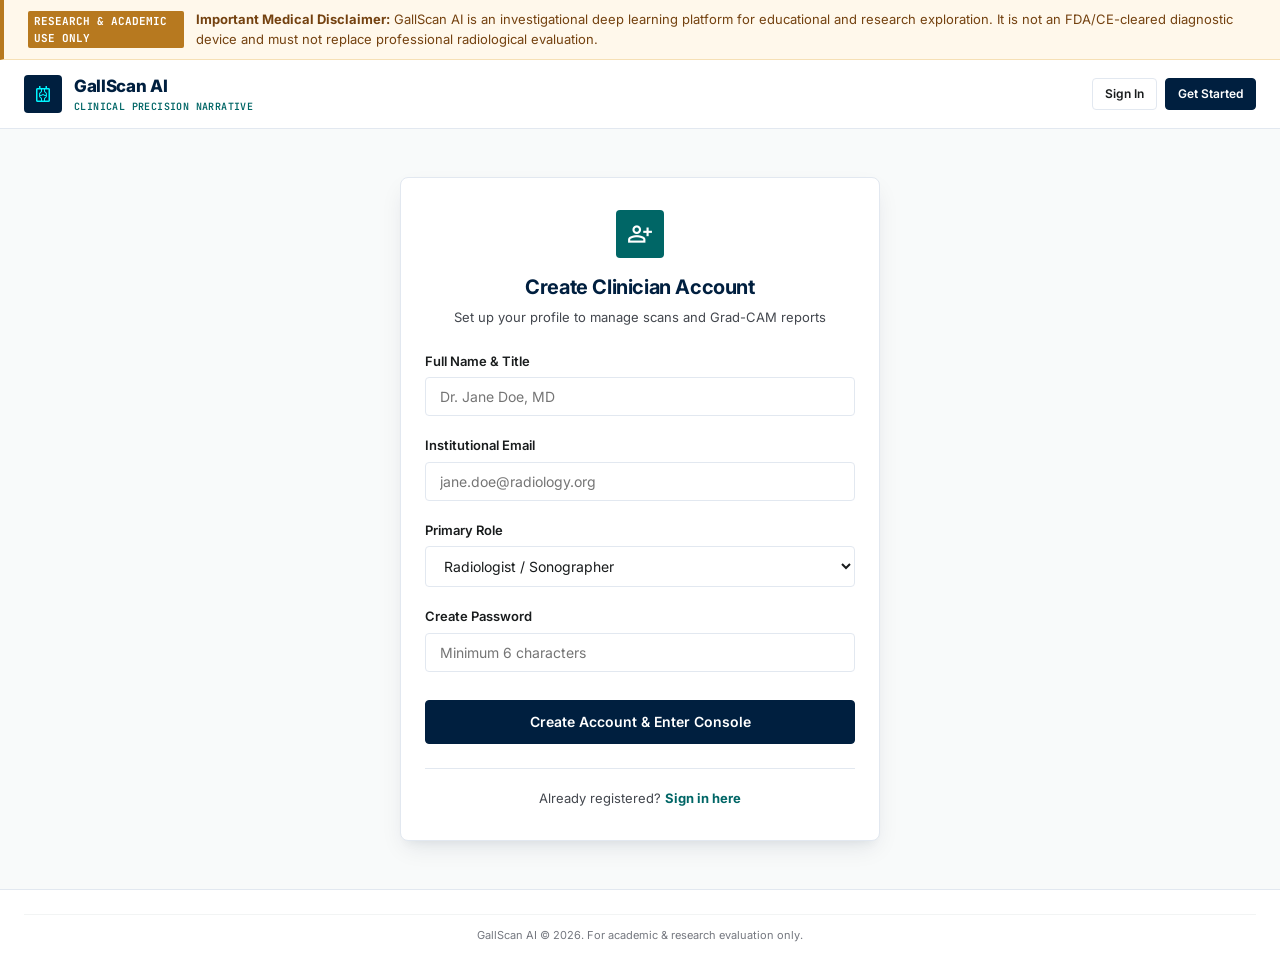
<file: frontend/signup.html>
<!DOCTYPE html>
<html lang="en">
<head>
  <meta charset="UTF-8">
  <meta name="viewport" content="width=device-width, initial-scale=1.0">
  <title>Create Account — GallScan AI Diagnostic Tool</title>
  <link rel="preconnect" href="https://fonts.googleapis.com">
  <link rel="preconnect" href="https://fonts.gstatic.com" crossorigin>
  <link rel="stylesheet" href="css/style.css">
</head>
<body>

  <!-- Injected Shared Clinical Disclaimer -->
  <div id="disclaimer-root"></div>

  <!-- Injected Shared Header Navigation & Mobile Drawer -->
  <div id="navbar-root"></div>

  <main class="main-content" style="display: flex; align-items: center; justify-content: center; padding: 48px 16px;">
    <div class="card" style="width: 100%; max-width: 480px; padding: 32px 24px; box-shadow: var(--shadow-lg);">
      <div style="text-align: center; margin-bottom: 24px;">
        <div style="width: 48px; height: 48px; background: var(--secondary-teal); color: #ffffff; border-radius: var(--radius-sm); display: flex; align-items: center; justify-content: center; margin: 0 auto 14px auto;">
          <span class="material-symbols-outlined" style="font-size: 26px;">person_add</span>
        </div>
        <h2 style="font-size: 20px; margin-bottom: 6px;">Create Clinician Account</h2>
        <p style="font-size: 13px; color: var(--text-muted);">Set up your profile to manage scans and Grad-CAM reports</p>
      </div>

      <div id="signupAlert" class="alert alert-error" style="display: none;"></div>

      <form id="signupForm">
        <div class="form-group">
          <label class="form-label" for="signupName">Full Name & Title</label>
          <input type="text" id="signupName" class="form-control" placeholder="Dr. Jane Doe, MD" required>
        </div>

        <div class="form-group">
          <label class="form-label" for="signupEmail">Institutional Email</label>
          <input type="email" id="signupEmail" class="form-control" placeholder="jane.doe@radiology.org" required>
        </div>

        <div class="form-group">
          <label class="form-label" for="signupRole">Primary Role</label>
          <select id="signupRole" class="form-control">
            <option value="radiologist">Radiologist / Sonographer</option>
            <option value="gastroenterologist">Gastroenterologist / HPB Surgeon</option>
            <option value="researcher">Clinical AI Researcher</option>
            <option value="resident">Medical Resident / Fellow</option>
          </select>
        </div>

        <div class="form-group">
          <label class="form-label" for="signupPassword">Create Password</label>
          <input type="password" id="signupPassword" class="form-control" placeholder="Minimum 6 characters" minlength="6" required>
        </div>

        <button type="submit" class="btn btn-primary" style="width: 100%; margin-top: 8px; min-height: 44px;">
          Create Account & Enter Console
        </button>
      </form>

      <div style="margin-top: 24px; text-align: center; font-size: 13px; color: var(--text-muted); border-top: 1px solid var(--border-light); padding-top: 20px;">
        Already registered? <a href="login.html" style="color: var(--secondary-teal); font-weight: 700; text-decoration: none;">Sign in here</a>
      </div>
    </div>
  </main>

  <footer class="app-footer">
    <div class="footer-inner">
      <div class="footer-disclaimer" style="text-align: center;">
        GallScan AI &copy; 2026. For academic & research evaluation only.
      </div>
    </div>
  </footer>

  <script src="components/navbar.js"></script>
  <script src="js/api.js"></script>
  <script src="js/auth.js"></script>
</body>
</html>
</file>
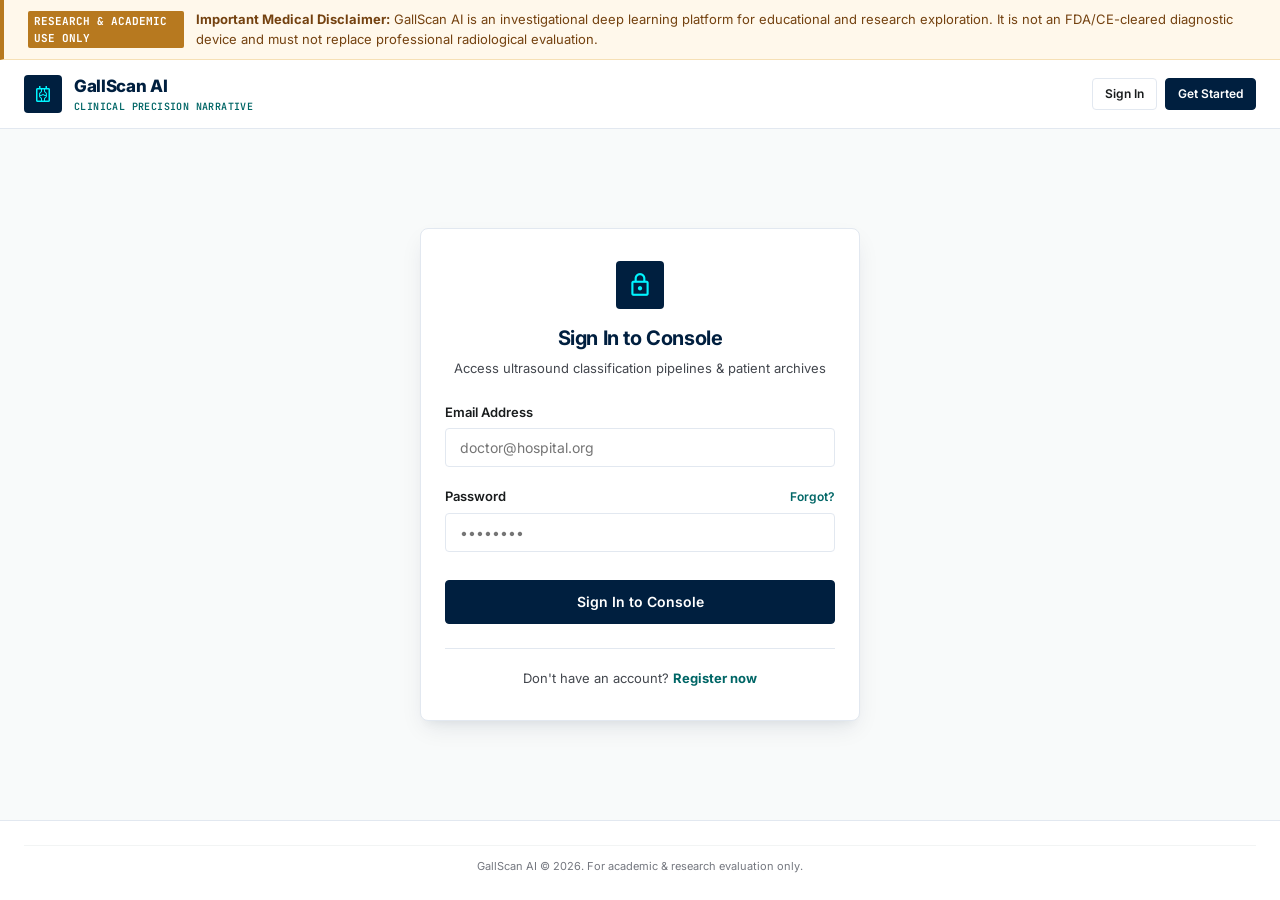
<file: frontend/upload.html>
<!DOCTYPE html>
<html lang="en">
<head>
  <meta charset="UTF-8">
  <meta name="viewport" content="width=device-width, initial-scale=1.0">
  <title>Upload Ultrasound Scan — GallScan AI Diagnostic Tool</title>
  <link rel="preconnect" href="https://fonts.googleapis.com">
  <link rel="preconnect" href="https://fonts.gstatic.com" crossorigin>
  <link rel="stylesheet" href="css/style.css">
</head>
<body>

  <!-- Injected Shared Clinical Disclaimer -->
  <div id="disclaimer-root"></div>

  <!-- Injected Shared Header Navigation & Mobile Drawer -->
  <div id="navbar-root"></div>

  <main class="main-content">
    <div class="container" style="max-width: 1100px;">
      <div style="margin-bottom: 24px;">
        <div class="label-caps" style="color: var(--secondary-teal); margin-bottom: 6px;">Diagnostic Pipeline</div>
        <h1 style="font-size: 24px; margin-bottom: 8px;">Gallbladder Ultrasound Scan Analysis</h1>
        <p style="font-size: 14px; color: var(--text-muted);">
          Upload high-resolution B-mode abdominal ultrasound scans to generate 9-class probability distributions and real-time Grad-CAM heatmaps.
        </p>
      </div>

      <div class="grid-2" style="grid-template-columns: 1.3fr 0.7fr; gap: 28px; align-items: start;">
        <!-- Upload Form Card -->
        <div class="card" style="box-shadow: var(--shadow-md);">
          <div class="card-header">
            <span class="card-title">
              <span class="material-symbols-outlined" style="color: var(--secondary-teal);">cloud_upload</span> Select Radiological Scan
            </span>
            <span class="badge badge-teal">CNN + ViT Model Ready</span>
          </div>

          <div id="uploadAlert" class="alert alert-error" style="display: none;"></div>

          <form id="uploadForm">
            <!-- Drag & Drop Box -->
            <div id="dropZone" style="border: 2px dashed var(--border-dark); border-radius: var(--radius-md); padding: 40px 20px; text-align: center; background: #ffffff; cursor: pointer; transition: all 0.2s ease;">
              <div style="width: 52px; height: 52px; background: var(--secondary-teal-light); color: var(--secondary-teal); border-radius: 50%; display: flex; align-items: center; justify-content: center; margin: 0 auto 14px auto;">
                <span class="material-symbols-outlined" style="font-size: 30px;">image</span>
              </div>
              <h3 style="font-size: 15px; font-weight: 700; margin-bottom: 6px; color: var(--primary-navy);">
                Drag & Drop Ultrasound Image Here
              </h3>
              <p style="font-size: 13px; color: var(--text-muted); margin-bottom: 14px;">
                or click to browse from clinical workstation
              </p>
              <span class="badge badge-navy">Supported: PNG, JPG, JPEG, WEBP (Max 20MB)</span>
              <input type="file" id="fileInput" accept="image/*" style="display: none;">
            </div>

            <!-- Preview Card -->
            <div id="previewContainer" style="display: none; border: 1px solid var(--border-light); border-radius: var(--radius-sm); padding: 16px; background: var(--surface-low); margin-bottom: 20px;">
              <div style="display: flex; align-items: center; gap: 16px;">
                <img id="previewImg" src="" alt="Scan Preview" style="width: 80px; height: 80px; object-fit: cover; border-radius: var(--radius-xs); border: 1px solid var(--border-dark);">
                <div style="flex: 1;">
                  <strong id="previewFileName" style="font-size: 14px; color: var(--primary-navy); display: block; margin-bottom: 4px;">scan.png</strong>
                  <span id="previewFileSize" class="mono-text" style="font-size: 12px; color: var(--text-light);">0 KB</span>
                  <div style="margin-top: 6px;">
                    <span class="badge badge-teal">Ready for Inference</span>
                  </div>
                </div>
                <button type="button" id="removeFileBtn" class="btn btn-danger btn-sm" title="Remove File">
                  <span class="material-symbols-outlined">delete</span> Remove
                </button>
              </div>
            </div>

            <div class="form-group" style="margin-top: 20px;">
              <label class="form-label" for="scanNotes">
                Clinical Context & Radiologist Notes <span style="font-weight: 400; color: var(--text-light);">(Optional)</span>
              </label>
              <textarea id="scanNotes" class="form-control" placeholder="Patient age, right upper quadrant pain, Murphy sign, fast duration..."></textarea>
            </div>

            <!-- Progress Bar -->
            <div id="uploadProgress" style="display: none; margin-bottom: 20px;">
              <div style="display: flex; justify-content: space-between; font-size: 12px; margin-bottom: 6px;">
                <span style="font-weight: 600; color: var(--secondary-teal);">Computing EfficientNet-B0 + ViT Fusion Embeddings...</span>
                <span class="mono-text">Processing</span>
              </div>
              <div class="progress-track">
                <div class="progress-fill" style="width: 100%; animation: pulse 1.5s infinite;"></div>
              </div>
            </div>

            <button type="submit" id="submitUploadBtn" class="btn btn-accent btn-lg" style="width: 100%; min-height: 44px;" disabled>
              <span class="material-symbols-outlined">analytics</span> Run Multimodal Analysis
            </button>
          </form>
        </div>

        <!-- Protocol & Acquisition Guidelines Card -->
        <div style="display: flex; flex-direction: column; gap: 20px;">
          <div class="card">
            <div class="label-caps" style="color: var(--secondary-teal); margin-bottom: 12px;">Protocol Guidelines</div>
            <h4 style="font-size: 15px; margin-bottom: 12px;">Scan Acquisition Standards</h4>
            <ul style="list-style: none; font-size: 13px; color: var(--text-muted); line-height: 1.7;">
              <li style="margin-bottom: 8px; display: flex; gap: 8px;">
                <span class="material-symbols-outlined" style="color: var(--secondary-teal); font-size: 18px;">check_circle</span>
                <span><strong>Modality:</strong> 2D B-mode ultrasound transducer (curvilinear 3.5–5.0 MHz).</span>
              </li>
              <li style="margin-bottom: 8px; display: flex; gap: 8px;">
                <span class="material-symbols-outlined" style="color: var(--secondary-teal); font-size: 18px;">check_circle</span>
                <span><strong>Orientation:</strong> Long-axis or transverse gallbladder views with mucosal wall focus.</span>
              </li>
              <li style="margin-bottom: 8px; display: flex; gap: 8px;">
                <span class="material-symbols-outlined" style="color: var(--secondary-teal); font-size: 18px;">check_circle</span>
                <span><strong>Preprocessing:</strong> Images will be normalized and resized to 224&times;224 RGB.</span>
              </li>
            </ul>
          </div>

          <div class="card" style="background: #fff8eb; border-color: #f6e0b5;">
            <div style="display: flex; gap: 10px; align-items: flex-start;">
              <span class="material-symbols-outlined" style="color: var(--warning);">warning</span>
              <div style="font-size: 12px; color: #744210; line-height: 1.5;">
                <strong>Clinical Safety Warning:</strong>
                Due to phenotypic overlap between acute and gangrenous cholecystitis, always review the top 3 differential predictions and spatial Grad-CAM activation zones.
              </div>
            </div>
          </div>
        </div>
      </div>
    </div>
  </main>

  <footer class="app-footer">
    <div class="footer-inner">
      <div class="footer-disclaimer" style="text-align: center;">
        GallScan AI &copy; 2026. For academic & research evaluation only.
      </div>
    </div>
  </footer>

  <script src="components/navbar.js"></script>
  <script src="js/api.js"></script>
  <script src="js/auth.js"></script>
  <script src="js/notifications.js"></script>
  <script src="js/upload.js"></script>
</body>
</html>
</file>
<file: frontend/css/style.css>
/* GallScan AI — Clinical Precision Narrative Design System */
@import url('https://fonts.googleapis.com/css2?family=Inter:wght@300;400;500;600;700;800&family=JetBrains+Mono:wght@400;500;600;700&display=swap');
@import url('https://fonts.googleapis.com/css2?family=Material+Symbols+Outlined:opsz,wght,FILL,GRAD@20..48,100..700,0..1,-50..200');

:root {
  --primary-navy: #001f3f;
  --primary-dark: #000613;
  --secondary-teal: #006666;
  --secondary-teal-light: #e6f7f7;
  --accent-cyan: #00dce5;
  --accent-cyan-vibrant: #00f5ff;
  --accent-cyan-fixed: #d4e3ff;
  --bg-page: #f8fafa;
  --surface-lowest: #ffffff;
  --surface-low: #f2f4f4;
  --surface-container: #eceeee;
  --surface-high: #e6e8e9;
  --surface-highest: #e1e3e3;
  
  --text-main: #191c1d;
  --text-muted: #43474e;
  --text-light: #74777f;
  
  --border-light: #e2e8f0;
  --border-dark: #c4c6cf;
  --border-focus: #006666;
  
  --error: #ba1a1a;
  --error-container: #ffdad6;
  --error-text: #93000a;
  --success: #0b825e;
  --success-bg: #e6f7ef;
  --warning: #b7791f;
  --warning-bg: #fefcbf;

  --radius-xs: 2px;
  --radius-sm: 4px;
  --radius-md: 8px;
  --radius-lg: 12px;
  --radius-full: 9999px;

  --shadow-sm: 0 1px 2px 0 rgba(0, 31, 63, 0.05);
  --shadow-md: 0 4px 12px 0 rgba(0, 31, 63, 0.06);
  --shadow-lg: 0 10px 25px -5px rgba(0, 31, 63, 0.1), 0 8px 10px -6px rgba(0, 31, 63, 0.05);
  
  --font-sans: 'Inter', -apple-system, BlinkMacSystemFont, 'Segoe UI', Roboto, sans-serif;
  --font-mono: 'JetBrains Mono', monospace;
}

* {
  box-sizing: border-box;
  margin: 0;
  padding: 0;
}

body {
  font-family: var(--font-sans);
  background-color: var(--bg-page);
  color: var(--text-main);
  line-height: 1.5;
  min-height: 100vh;
  display: flex;
  flex-direction: column;
  -webkit-font-smoothing: antialiased;
}

/* Material Symbols */
.material-symbols-outlined {
  font-family: 'Material Symbols Outlined';
  font-weight: normal;
  font-style: normal;
  font-size: 20px;
  line-height: 1;
  letter-spacing: normal;
  text-transform: none;
  display: inline-block;
  white-space: nowrap;
  word-wrap: normal;
  direction: ltr;
  vertical-align: middle;
}

/* Typography tokens */
h1, h2, h3, h4, h5, h6 {
  color: var(--primary-navy);
  font-weight: 700;
  letter-spacing: -0.02em;
}

.mono-text {
  font-family: var(--font-mono);
}

.label-caps {
  font-family: var(--font-sans);
  font-size: 11px;
  font-weight: 700;
  text-transform: uppercase;
  letter-spacing: 0.06em;
  color: var(--text-muted);
}

/* Header & Navigation */
.app-header {
  background: var(--surface-lowest);
  border-bottom: 1px solid var(--border-light);
  position: sticky;
  top: 0;
  z-index: 50;
}

.header-inner {
  max-width: 1280px;
  margin: 0 auto;
  padding: 0 24px;
  height: 68px;
  display: flex;
  align-items: center;
  justify-content: space-between;
}

.brand-group {
  display: flex;
  align-items: center;
  gap: 12px;
  text-decoration: none;
  color: var(--primary-navy);
}

.brand-icon {
  width: 38px;
  height: 38px;
  background: var(--primary-navy);
  color: var(--accent-cyan-vibrant);
  border-radius: var(--radius-sm);
  display: flex;
  align-items: center;
  justify-content: center;
}

.brand-text {
  display: flex;
  flex-direction: column;
}

.brand-title {
  font-size: 17px;
  font-weight: 800;
  letter-spacing: -0.02em;
  color: var(--primary-navy);
}

.brand-badge {
  font-family: var(--font-mono);
  font-size: 10px;
  font-weight: 600;
  color: var(--secondary-teal);
  letter-spacing: 0.04em;
}

.nav-links {
  display: flex;
  align-items: center;
  gap: 8px;
  list-style: none;
}

.nav-link {
  text-decoration: none;
  font-size: 14px;
  font-weight: 500;
  color: var(--text-muted);
  padding: 8px 14px;
  border-radius: var(--radius-sm);
  transition: all 0.15s ease;
  display: inline-flex;
  align-items: center;
  gap: 6px;
}

.nav-link:hover {
  color: var(--primary-navy);
  background: var(--surface-low);
}

.nav-link.active {
  color: var(--primary-navy);
  background: var(--surface-container);
  font-weight: 600;
}

.header-actions {
  display: flex;
  align-items: center;
  gap: 12px;
}

/* Notifications Popover */
.notif-wrapper {
  position: relative;
}

.icon-btn {
  background: transparent;
  border: 1px solid var(--border-light);
  color: var(--text-muted);
  width: 38px;
  height: 38px;
  border-radius: var(--radius-sm);
  display: flex;
  align-items: center;
  justify-content: center;
  cursor: pointer;
  position: relative;
  transition: all 0.15s ease;
}

.icon-btn:hover {
  border-color: var(--secondary-teal);
  color: var(--primary-navy);
  background: var(--surface-low);
}

.badge-dot {
  position: absolute;
  top: 6px;
  right: 6px;
  width: 8px;
  height: 8px;
  background: var(--error);
  border-radius: 50%;
  border: 2px solid var(--surface-lowest);
}

.notif-popover {
  position: absolute;
  top: 48px;
  right: 0;
  width: 360px;
  background: var(--surface-lowest);
  border: 1px solid var(--border-light);
  border-radius: var(--radius-md);
  box-shadow: var(--shadow-lg);
  display: none;
  flex-direction: column;
  z-index: 100;
}

.notif-popover.open {
  display: flex;
}

.notif-header {
  padding: 12px 16px;
  border-bottom: 1px solid var(--border-light);
  display: flex;
  align-items: center;
  justify-content: space-between;
}

.notif-title {
  font-size: 13px;
  font-weight: 700;
  text-transform: uppercase;
  letter-spacing: 0.05em;
  color: var(--primary-navy);
}

.notif-list {
  max-height: 320px;
  overflow-y: auto;
  padding: 8px 0;
  list-style: none;
}

.notif-item {
  padding: 10px 16px;
  border-bottom: 1px solid var(--surface-low);
  cursor: pointer;
  transition: background 0.15s;
}

.notif-item:hover {
  background: var(--surface-low);
}

.notif-item.unread {
  background: #f0fbfc;
  border-left: 3px solid var(--accent-cyan);
}

.notif-text {
  font-size: 13px;
  color: var(--text-main);
  margin-bottom: 4px;
}

.notif-time {
  font-size: 11px;
  font-family: var(--font-mono);
  color: var(--text-light);
}

.notif-footer {
  padding: 10px 16px;
  border-top: 1px solid var(--border-light);
  text-align: center;
  background: var(--bg-page);
}

.notif-footer a {
  font-size: 12px;
  color: var(--secondary-teal);
  font-weight: 600;
  text-decoration: none;
}

/* User Menu */
.user-menu-btn {
  display: flex;
  align-items: center;
  gap: 8px;
  background: var(--surface-low);
  border: 1px solid var(--border-light);
  padding: 6px 12px;
  border-radius: var(--radius-sm);
  cursor: pointer;
  text-decoration: none;
  color: var(--primary-navy);
  font-size: 13px;
  font-weight: 600;
  transition: all 0.15s;
}

.user-menu-btn:hover {
  border-color: var(--secondary-teal);
  background: var(--surface-container);
}

.user-avatar-initial {
  width: 26px;
  height: 26px;
  background: var(--primary-navy);
  color: #ffffff;
  border-radius: var(--radius-xs);
  display: flex;
  align-items: center;
  justify-content: center;
  font-size: 12px;
  font-weight: 700;
}

/* Buttons */
.btn {
  display: inline-flex;
  align-items: center;
  justify-content: center;
  gap: 8px;
  padding: 9px 18px;
  border-radius: var(--radius-sm);
  font-size: 14px;
  font-weight: 600;
  text-decoration: none;
  cursor: pointer;
  border: 1px solid transparent;
  transition: all 0.15s ease;
  font-family: var(--font-sans);
}

.btn-primary {
  background: var(--primary-navy);
  color: #ffffff;
  border-color: var(--primary-navy);
}

.btn-primary:hover {
  background: #001329;
  box-shadow: 0 2px 8px rgba(0, 31, 63, 0.2);
}

.btn-secondary {
  background: transparent;
  color: var(--secondary-teal);
  border-color: var(--secondary-teal);
}

.btn-secondary:hover {
  background: var(--secondary-teal-light);
}

.btn-accent {
  background: var(--accent-cyan);
  color: var(--primary-navy);
  font-weight: 700;
}

.btn-accent:hover {
  background: var(--accent-cyan-vibrant);
  box-shadow: 0 2px 10px rgba(0, 220, 229, 0.4);
}

.btn-outline {
  background: #ffffff;
  color: var(--text-main);
  border-color: var(--border-light);
}

.btn-outline:hover {
  border-color: var(--secondary-teal);
  background: var(--surface-low);
}

.btn-danger {
  background: #ffffff;
  color: var(--error);
  border-color: var(--error);
}

.btn-danger:hover {
  background: var(--error-container);
}

.btn-sm {
  padding: 6px 12px;
  font-size: 12px;
}

.btn-lg {
  padding: 12px 24px;
  font-size: 15px;
}

/* Disclaimer Banner */
.disclaimer-banner {
  background: #fff8eb;
  border-bottom: 1px solid #f6e0b5;
  border-left: 4px solid var(--warning);
  padding: 10px 24px;
}

.disclaimer-inner {
  max-width: 1280px;
  margin: 0 auto;
  display: flex;
  align-items: center;
  gap: 12px;
  font-size: 13px;
  color: #744210;
}

.disclaimer-badge {
  font-family: var(--font-mono);
  font-size: 11px;
  font-weight: 700;
  background: var(--warning);
  color: #ffffff;
  padding: 2px 6px;
  border-radius: var(--radius-xs);
  text-transform: uppercase;
}

/* Layout Containers */
.container {
  max-width: 1280px;
  margin: 0 auto;
  padding: 32px 24px;
  width: 100%;
}

.main-content {
  flex: 1;
}

/* Cards & Surfaces */
.card {
  background: var(--surface-lowest);
  border: 1px solid var(--border-light);
  border-radius: var(--radius-md);
  padding: 24px;
  box-shadow: var(--shadow-sm);
}

.card-header {
  display: flex;
  align-items: center;
  justify-content: space-between;
  margin-bottom: 20px;
  padding-bottom: 12px;
  border-bottom: 1px solid var(--surface-container);
}

.card-title {
  font-size: 16px;
  font-weight: 700;
  color: var(--primary-navy);
  display: flex;
  align-items: center;
  gap: 8px;
}

/* Form controls */
.form-group {
  margin-bottom: 20px;
}

.form-label {
  display: block;
  font-size: 13px;
  font-weight: 600;
  color: var(--text-main);
  margin-bottom: 6px;
}

.form-control {
  width: 100%;
  padding: 10px 14px;
  font-size: 14px;
  font-family: var(--font-sans);
  color: var(--text-main);
  background: var(--surface-lowest);
  border: 1px solid var(--border-light);
  border-radius: var(--radius-sm);
  outline: none;
  transition: all 0.15s;
}

.form-control:focus {
  border-color: var(--secondary-teal);
  box-shadow: 0 0 0 3px rgba(0, 102, 102, 0.12);
}

textarea.form-control {
  resize: vertical;
  min-height: 80px;
}

/* Alerts */
.alert {
  padding: 12px 16px;
  border-radius: var(--radius-sm);
  font-size: 13px;
  margin-bottom: 20px;
  display: flex;
  align-items: flex-start;
  gap: 10px;
}

.alert-error {
  background: var(--error-container);
  color: var(--error-text);
  border: 1px solid #ffb4ab;
}

.alert-success {
  background: var(--success-bg);
  color: var(--success);
  border: 1px solid #a3e6cd;
}

.alert-info {
  background: #e8f4fd;
  color: #0c5460;
  border: 1px solid #bee5eb;
}

/* Progress bar */
.progress-track {
  width: 100%;
  height: 6px;
  background: var(--surface-container);
  border-radius: var(--radius-xs);
  overflow: hidden;
}

.progress-fill {
  height: 100%;
  background: var(--accent-cyan);
  border-radius: var(--radius-xs);
  transition: width 0.4s ease;
}

.progress-fill.high {
  background: var(--secondary-teal);
}

.progress-fill.warning {
  background: var(--warning);
}

.progress-fill.danger {
  background: var(--error);
}

/* Chips & Badges */
.badge {
  display: inline-flex;
  align-items: center;
  gap: 4px;
  padding: 3px 8px;
  border-radius: var(--radius-xs);
  font-size: 11px;
  font-weight: 600;
  font-family: var(--font-mono);
}

.badge-teal {
  background: var(--secondary-teal-light);
  color: var(--secondary-teal);
}

.badge-navy {
  background: #e6ebf2;
  color: var(--primary-navy);
}

.badge-danger {
  background: var(--error-container);
  color: var(--error-text);
}

.badge-warning {
  background: var(--warning-bg);
  color: #744210;
}

/* Footer */
.app-footer {
  background: var(--surface-lowest);
  border-top: 1px solid var(--border-light);
  padding: 24px 0;
  margin-top: auto;
}

.footer-inner {
  max-width: 1280px;
  margin: 0 auto;
  padding: 0 24px;
  display: flex;
  flex-direction: column;
  gap: 12px;
  font-size: 12px;
  color: var(--text-muted);
}

.footer-top {
  display: flex;
  align-items: center;
  justify-content: space-between;
  flex-wrap: wrap;
  gap: 16px;
}

.footer-disclaimer {
  font-size: 11px;
  color: var(--text-light);
  line-height: 1.6;
  border-top: 1px solid var(--surface-low);
  padding-top: 12px;
}

/* Modal */
.modal-overlay {
  position: fixed;
  inset: 0;
  background: rgba(0, 6, 19, 0.6);
  backdrop-filter: blur(2px);
  display: none;
  align-items: center;
  justify-content: center;
  z-index: 1000;
  padding: 20px;
}

.modal-overlay.open {
  display: flex;
}

.modal-card {
  background: #ffffff;
  border-radius: var(--radius-md);
  width: 100%;
  max-width: 760px;
  max-height: 90vh;
  overflow-y: auto;
  box-shadow: var(--shadow-lg);
  border: 1px solid var(--border-light);
}

.modal-header {
  padding: 16px 24px;
  border-bottom: 1px solid var(--border-light);
  display: flex;
  align-items: center;
  justify-content: space-between;
}

.modal-body {
  padding: 24px;
}

.modal-footer {
  padding: 16px 24px;
  border-top: 1px solid var(--border-light);
  display: flex;
  justify-content: flex-end;
  gap: 12px;
  background: var(--bg-page);
}

/* Tables */
.data-table-container {
  overflow-x: auto;
  background: #ffffff;
  border: 1px solid var(--border-light);
  border-radius: var(--radius-md);
}

.data-table {
  width: 100%;
  border-collapse: collapse;
  text-align: left;
  font-size: 13px;
}

.data-table th {
  background: var(--surface-low);
  color: var(--primary-navy);
  font-size: 11px;
  font-weight: 700;
  text-transform: uppercase;
  letter-spacing: 0.05em;
  padding: 12px 16px;
  border-bottom: 1px solid var(--border-light);
}

.data-table td {
  padding: 14px 16px;
  border-bottom: 1px solid var(--border-light);
  color: var(--text-main);
}

.data-table tr:hover td {
  background: var(--surface-low);
}

/* Mobile Drawer */
.mobile-menu-btn {
  display: none;
}

.mobile-drawer {
  background: var(--surface-lowest);
  border-bottom: 1px solid var(--border-light);
  box-shadow: var(--shadow-md);
  animation: slideDown 0.2s ease-out;
}

@keyframes slideDown {
  from { opacity: 0; transform: translateY(-8px); }
  to { opacity: 1; transform: translateY(0); }
}

.mobile-drawer-inner {
  padding: 16px 20px;
  display: flex;
  flex-direction: column;
  gap: 8px;
}

.mobile-nav-link {
  display: flex;
  align-items: center;
  gap: 12px;
  padding: 10px 14px;
  font-size: 14px;
  font-weight: 500;
  color: var(--text-main);
  text-decoration: none;
  border-radius: var(--radius-sm);
  transition: background 0.15s;
}

.mobile-nav-link:hover, .mobile-nav-link.active {
  background: var(--surface-low);
  color: var(--primary-navy);
  font-weight: 600;
}

/* Responsive grid helpers */
.grid-2 {
  display: grid;
  grid-template-columns: repeat(2, 1fr);
  gap: 24px;
}

.grid-3 {
  display: grid;
  grid-template-columns: repeat(3, 1fr);
  gap: 24px;
}

.grid-4 {
  display: grid;
  grid-template-columns: repeat(4, 1fr);
  gap: 16px;
}

/* Responsive Breakpoints */
@media (max-width: 1024px) {
  .grid-3 {
    grid-template-columns: repeat(2, 1fr);
  }
}

@media (max-width: 768px) {
  .desktop-nav {
    display: none !important;
  }
  .mobile-menu-btn {
    display: flex !important;
  }
  .header-inner {
    padding: 0 16px;
    height: 60px;
  }
  .brand-title {
    font-size: 15px;
  }
  .brand-badge {
    font-size: 8px;
  }
  .grid-2, .grid-3, .grid-4 {
    grid-template-columns: 1fr !important;
  }
  .container {
    padding: 20px 16px;
  }
  
  /* Full-width notification popover on mobile */
  .notif-popover {
    position: fixed !important;
    top: 60px !important;
    left: 10px !important;
    right: 10px !important;
    width: auto !important;
    max-height: 80vh !important;
  }

  /* Responsive History Table into Card Stacks */
  .data-table thead {
    display: none;
  }
  .data-table, .data-table tbody, .data-table tr, .data-table td {
    display: block;
    width: 100%;
  }
  .data-table tr {
    margin-bottom: 16px;
    border: 1px solid var(--border-light);
    border-radius: var(--radius-sm);
    padding: 12px;
    background: #ffffff;
  }
  .data-table td {
    padding: 8px 0;
    border-bottom: 1px solid var(--surface-low);
    display: flex;
    justify-content: space-between;
    align-items: center;
  }
  .data-table td:last-child {
    border-bottom: none;
    margin-top: 6px;
  }

  /* Result screen mobile adjustments */
  #viewSideBySide {
    grid-template-columns: 1fr !important;
  }

  /* Disclaimer banner on mobile */
  .disclaimer-banner {
    padding: 8px 16px;
  }
  .disclaimer-inner {
    flex-direction: column;
    align-items: flex-start;
    gap: 4px;
    font-size: 11px;
  }
}

@media (max-width: 420px) {
  .header-actions {
    gap: 6px;
  }
  .btn-sm {
    padding: 5px 8px;
    font-size: 11px;
  }
}
</file>
